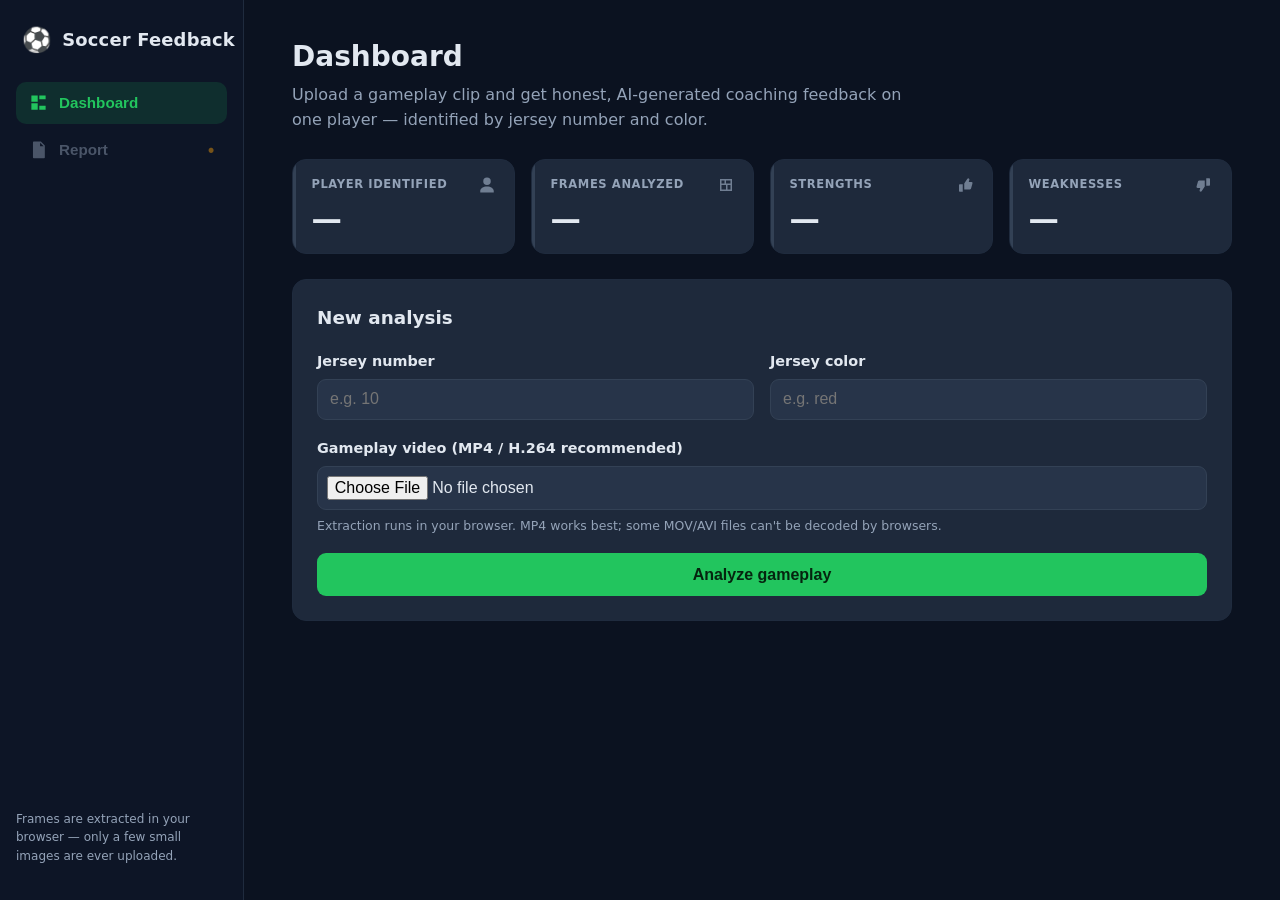
<file: public/index.html>
<!DOCTYPE html>
<html lang="en">
<head>
  <meta charset="UTF-8" />
  <meta name="viewport" content="width=device-width, initial-scale=1.0" />
  <title>Soccer Gameplay Feedback</title>
  <link rel="stylesheet" href="./styles.css" />
</head>
<body>
  <div class="app">
    <!-- Sidebar -->
    <aside class="sidebar">
      <div class="brand">
        <span class="brand-mark">⚽</span>
        <span class="brand-name">Soccer&nbsp;Feedback</span>
      </div>

      <nav class="nav">
        <button class="nav-item active" data-view="dashboard" id="nav-dashboard" type="button">
          <svg viewBox="0 0 24 24" aria-hidden="true"><path d="M3 3h8v8H3V3zm10 0h8v5h-8V3zM3 13h8v8H3v-8zm10 3h8v5h-8v-5z"/></svg>
          <span>Dashboard</span>
        </button>
        <button class="nav-item disabled" data-view="report" id="nav-report" type="button" disabled>
          <svg viewBox="0 0 24 24" aria-hidden="true"><path d="M6 2h9l5 5v15a1 1 0 0 1-1 1H6a1 1 0 0 1-1-1V3a1 1 0 0 1 1-1zm8 1.5V8h4.5L14 3.5zM8 12h8v1.5H8V12zm0 4h8v1.5H8V16zm0-8h4v1.5H8V8z"/></svg>
          <span>Report</span>
          <span class="lock" title="Runs after an analysis">•</span>
        </button>
      </nav>

      <div class="sidebar-foot">
        <p class="muted small">
          Frames are extracted in your browser — only a few small images are
          ever uploaded.
        </p>
      </div>
    </aside>

    <!-- Main -->
    <main class="main">
      <!-- ===== Dashboard view ===== -->
      <section id="view-dashboard" class="view">
        <header class="page-head">
          <h1>Dashboard</h1>
          <p class="subtitle">
            Upload a gameplay clip and get honest, AI-generated coaching feedback
            on one player — identified by jersey number and color.
          </p>
        </header>

        <div class="tiles">
          <div class="tile" id="tile-id">
            <div class="tile-top"><span class="tile-label">Player identified</span>
              <svg class="tile-ic" viewBox="0 0 24 24" aria-hidden="true"><path d="M12 12a5 5 0 1 0 0-10 5 5 0 0 0 0 10zm0 2c-5 0-9 2.5-9 6v2h18v-2c0-3.5-4-6-9-6z"/></svg>
            </div>
            <div class="tile-value" id="val-id">—</div>
          </div>
          <div class="tile" id="tile-frames">
            <div class="tile-top"><span class="tile-label">Frames analyzed</span>
              <svg class="tile-ic" viewBox="0 0 24 24" aria-hidden="true"><path d="M4 4h16v16H4V4zm2 2v4h4V6H6zm6 0v4h6V6h-6zM6 12v6h6v-6H6zm8 0v6h4v-6h-4z"/></svg>
            </div>
            <div class="tile-value" id="val-frames">—</div>
          </div>
          <div class="tile" id="tile-strengths">
            <div class="tile-top"><span class="tile-label">Strengths</span>
              <svg class="tile-ic" viewBox="0 0 24 24" aria-hidden="true"><path d="M9 21H5a1 1 0 0 1-1-1v-8a1 1 0 0 1 1-1h4v10zm2-11 4.2-6.3a1.5 1.5 0 0 1 2.7 1.1L17 8h3.5a1.5 1.5 0 0 1 1.45 1.9l-2 7A2 2 0 0 1 18 18h-7V10z"/></svg>
            </div>
            <div class="tile-value" id="val-strengths">—</div>
          </div>
          <div class="tile" id="tile-weaknesses">
            <div class="tile-top"><span class="tile-label">Weaknesses</span>
              <svg class="tile-ic" viewBox="0 0 24 24" aria-hidden="true"><path d="M15 3h4a1 1 0 0 1 1 1v8a1 1 0 0 1-1 1h-4V3zm-2 11-4.2 6.3a1.5 1.5 0 0 1-2.7-1.1L7 16H3.5a1.5 1.5 0 0 1-1.45-1.9l2-7A2 2 0 0 1 6 6h7v8z"/></svg>
            </div>
            <div class="tile-value" id="val-weaknesses">—</div>
          </div>
        </div>

        <form id="analyze-form" class="panel form-panel">
          <h2 class="panel-title">New analysis</h2>
          <div class="row">
            <div class="field">
              <label for="jersey_number">Jersey number</label>
              <input type="text" id="jersey_number" name="jersey_number"
                     placeholder="e.g. 10" required />
            </div>
            <div class="field">
              <label for="jersey_color">Jersey color</label>
              <input type="text" id="jersey_color" name="jersey_color"
                     placeholder="e.g. red" required />
            </div>
          </div>

          <div class="field">
            <label for="video">Gameplay video (MP4 / H.264 recommended)</label>
            <input type="file" id="video" name="video" accept="video/*" required />
            <span class="hint">
              Extraction runs in your browser. MP4 works best; some MOV/AVI files
              can't be decoded by browsers.
            </span>
          </div>

          <button type="submit" id="submit-btn">Analyze gameplay</button>

          <div id="loading" class="loading hidden">
            <div class="spinner"></div>
            <span id="loading-text">Working...</span>
          </div>
          <div id="error" class="error-box hidden"></div>
        </form>

        <section id="dash-highlights" class="hidden"></section>
      </section>

      <!-- ===== Report view ===== -->
      <section id="view-report" class="view hidden">
        <header class="page-head">
          <h1>Report</h1>
          <p class="subtitle" id="report-subtitle">
            Frame-by-frame breakdown, overall assessment, and coaching notes.
          </p>
        </header>

        <div id="report-empty" class="empty-state">
          <div class="empty-ic">📋</div>
          <p>No analysis yet.</p>
          <p class="muted">Run one from the <strong>Dashboard</strong> to see the full report here.</p>
        </div>

        <div id="report-content" class="results hidden"></div>
      </section>
    </main>
  </div>

  <script src="./main.js"></script>
</body>
</html>
</file>
<file: public/styles.css>
:root {
  --bg: #0b1220;
  --panel: #1e293b;
  --panel-2: #273449;
  --sidebar: #0d1526;
  --accent: #22c55e;
  --accent-hover: #16a34a;
  --accent-soft: rgba(34, 197, 94, 0.14);
  --danger: #ef4444;
  --warn: #f59e0b;
  --info: #38bdf8;
  --text: #e2e8f0;
  --text-muted: #94a3b8;
  --border: #334155;
  --border-soft: #1f2b3e;
  --radius: 14px;
  --shadow: 0 6px 20px rgba(0, 0, 0, 0.25);
}

* { box-sizing: border-box; }

html, body { height: 100%; }

body {
  margin: 0;
  background: var(--bg);
  color: var(--text);
  font-family: system-ui, -apple-system, "Segoe UI", Roboto, sans-serif;
  line-height: 1.55;
}

/* ---------- App shell ---------- */
.app {
  display: flex;
  min-height: 100vh;
}

/* ---------- Sidebar ---------- */
.sidebar {
  width: 244px;
  flex-shrink: 0;
  background: var(--sidebar);
  border-right: 1px solid var(--border-soft);
  padding: 1.4rem 1rem;
  display: flex;
  flex-direction: column;
  gap: 1.5rem;
  position: sticky;
  top: 0;
  height: 100vh;
}

.brand {
  display: flex;
  align-items: center;
  gap: 0.6rem;
  padding: 0.25rem 0.4rem;
  font-weight: 800;
  font-size: 1.12rem;
  letter-spacing: 0.2px;
}
.brand-mark { font-size: 1.5rem; line-height: 1; }

.nav {
  display: flex;
  flex-direction: column;
  gap: 0.35rem;
}
.nav-item {
  display: flex;
  align-items: center;
  gap: 0.7rem;
  width: 100%;
  background: transparent;
  color: var(--text-muted);
  border: none;
  border-radius: 10px;
  padding: 0.7rem 0.8rem;
  font-size: 0.95rem;
  font-weight: 600;
  cursor: pointer;
  transition: background 0.15s ease, color 0.15s ease;
  text-align: left;
}
.nav-item svg { width: 19px; height: 19px; fill: currentColor; flex-shrink: 0; }
.nav-item:hover:not(.disabled) { background: rgba(255, 255, 255, 0.04); color: var(--text); }
.nav-item.active {
  background: var(--accent-soft);
  color: var(--accent);
}
.nav-item.disabled { opacity: 0.45; cursor: not-allowed; }
.nav-item .lock { margin-left: auto; color: var(--warn); font-size: 1.1rem; line-height: 0; }
.nav-item.active .lock, .nav-item:not(.disabled) .lock { display: none; }

.sidebar-foot { margin-top: auto; }
.small { font-size: 0.75rem; }

/* ---------- Main ---------- */
.main {
  flex: 1;
  padding: 2.2rem clamp(1rem, 4vw, 3rem);
  max-width: 1100px;
  width: 100%;
}

.page-head { margin-bottom: 1.6rem; }
.page-head h1 { margin: 0 0 0.3rem; font-size: 1.75rem; }
.subtitle { color: var(--text-muted); margin: 0; max-width: 62ch; }

/* ---------- Tiles ---------- */
.tiles {
  display: grid;
  grid-template-columns: repeat(4, 1fr);
  gap: 1rem;
  margin-bottom: 1.6rem;
}
.tile {
  background: var(--panel);
  border: 1px solid var(--border-soft);
  border-radius: var(--radius);
  padding: 1.05rem 1.15rem;
  position: relative;
  overflow: hidden;
}
.tile::before {
  content: "";
  position: absolute;
  left: 0; top: 0; bottom: 0;
  width: 3px;
  background: var(--border);
}
.tile-good::before { background: var(--accent); }
.tile-warn::before { background: var(--warn); }
.tile-bad::before  { background: var(--danger); }
.tile-top {
  display: flex;
  align-items: center;
  justify-content: space-between;
  gap: 0.5rem;
  margin-bottom: 0.5rem;
}
.tile-label {
  font-size: 0.72rem;
  text-transform: uppercase;
  letter-spacing: 0.6px;
  color: var(--text-muted);
  font-weight: 700;
}
.tile-ic { width: 18px; height: 18px; fill: var(--text-muted); opacity: 0.7; }
.tile-value { font-size: 1.9rem; font-weight: 800; line-height: 1.1; }
.tile-good .tile-value { color: var(--accent); }
.tile-warn .tile-value { color: var(--warn); }
.tile-bad .tile-value  { color: var(--danger); }

/* ---------- Panels / form ---------- */
.panel {
  background: var(--panel);
  border: 1px solid var(--border-soft);
  border-radius: var(--radius);
  padding: 1.5rem;
}
.panel-title { margin: 0 0 1.1rem; font-size: 1.15rem; }

.row { display: flex; gap: 1rem; }
.row .field { flex: 1; }
.field { margin-bottom: 1.1rem; display: flex; flex-direction: column; }

label { font-size: 0.9rem; font-weight: 600; margin-bottom: 0.4rem; color: var(--text); }
.hint { font-size: 0.78rem; color: var(--text-muted); margin-top: 0.4rem; }

input[type="text"], input[type="file"] {
  background: var(--panel-2);
  border: 1px solid var(--border);
  border-radius: 9px;
  color: var(--text);
  padding: 0.65rem 0.75rem;
  font-size: 1rem;
}
input[type="text"]:focus { outline: none; border-color: var(--accent); }
input[type="file"] { padding: 0.55rem; }

button {
  background: var(--accent);
  color: #05240f;
  border: none;
  border-radius: 9px;
  padding: 0.78rem 1.25rem;
  font-size: 1rem;
  font-weight: 700;
  cursor: pointer;
  width: 100%;
  transition: background 0.15s ease;
}
button:hover:not(:disabled) { background: var(--accent-hover); }
button:disabled { opacity: 0.6; cursor: not-allowed; }

.ghost-btn {
  background: transparent;
  color: var(--accent);
  border: 1px solid var(--accent);
  width: auto;
  padding: 0.55rem 1rem;
  font-size: 0.9rem;
  margin-top: 1rem;
}
.ghost-btn:hover:not(:disabled) { background: var(--accent-soft); }

.hidden { display: none !important; }

/* ---------- Loading / error ---------- */
.loading {
  display: flex;
  align-items: center;
  gap: 0.85rem;
  margin-top: 1.2rem;
  color: var(--text-muted);
}
.spinner {
  width: 22px; height: 22px;
  border: 3px solid var(--border);
  border-top-color: var(--accent);
  border-radius: 50%;
  animation: spin 0.8s linear infinite;
  flex-shrink: 0;
}
@keyframes spin { to { transform: rotate(360deg); } }

.error-box {
  margin-top: 1.2rem;
  background: rgba(239, 68, 68, 0.12);
  border: 1px solid var(--danger);
  color: #fecaca;
  border-radius: 10px;
  padding: 1rem 1.15rem;
}
.warn-box {
  background: rgba(245, 158, 11, 0.12);
  border: 1px solid var(--warn);
  color: #fde68a;
  border-radius: 10px;
  padding: 1rem 1.15rem;
  margin-bottom: 1.4rem;
}

/* ---------- Dashboard highlights ---------- */
#dash-highlights { margin-top: 1.6rem; }
.highlight-panel h2 { margin: 0 0 0.7rem; font-size: 1.15rem; }
.highlight-panel p { margin: 0; color: var(--text); }

/* ---------- Report ---------- */
.results { display: flex; flex-direction: column; gap: 1.4rem; }
.result-section {
  background: var(--panel);
  border: 1px solid var(--border-soft);
  border-radius: var(--radius);
  padding: 1.3rem 1.5rem;
}
.result-section h2 { margin: 0 0 1rem; font-size: 1.18rem; }

/* Play-phase filter tabs */
.phase-tabs { display: flex; flex-wrap: wrap; gap: 0.5rem; margin-bottom: 0.4rem; }
.phase-tab {
  width: auto;
  background: var(--panel-2);
  color: var(--text-muted);
  border: 1px solid var(--border);
  border-radius: 999px;
  padding: 0.42rem 0.9rem;
  font-size: 0.85rem;
  font-weight: 600;
}
.phase-tab:hover:not(:disabled) { background: rgba(255, 255, 255, 0.05); color: var(--text); }
.phase-tab.active { background: var(--accent-soft); border-color: var(--accent); color: var(--accent); }
.phase-tab .count { opacity: 0.75; font-weight: 700; margin-left: 0.2rem; }
.phase-note { margin: 0 0 0.95rem; }
.filter-empty { margin: 0.6rem 0 0; }

/* Phase badge on each frame card */
.phase-badge {
  display: inline-block;
  margin-left: 0.55rem;
  padding: 0.06rem 0.5rem;
  border-radius: 999px;
  font-size: 0.66rem;
  font-weight: 700;
  letter-spacing: 0.3px;
  vertical-align: middle;
  border: 1px solid transparent;
  text-transform: none;
}
.phase-attacking  { background: rgba(249, 115, 22, 0.16); color: #fdba74; border-color: rgba(249, 115, 22, 0.4); }
.phase-defending  { background: rgba(56, 189, 248, 0.16); color: #7dd3fc; border-color: rgba(56, 189, 248, 0.4); }
.phase-transition { background: rgba(168, 85, 247, 0.16); color: #d8b4fe; border-color: rgba(168, 85, 247, 0.4); }
.phase-setpieces  { background: rgba(234, 179, 8, 0.16);  color: #fde047; border-color: rgba(234, 179, 8, 0.4); }
.phase-general    { background: rgba(148, 163, 184, 0.14); color: var(--text-muted); border-color: var(--border); }

.frame-item.filtered-out { display: none; }

.frame-list { display: flex; flex-direction: column; gap: 0.85rem; }
.frame-item {
  display: flex;
  gap: 1rem;
  background: var(--panel-2);
  border: 1px solid var(--border-soft);
  border-radius: 11px;
  padding: 0.8rem;
}
.frame-thumb {
  width: 150px;
  height: 90px;
  object-fit: cover;
  border-radius: 8px;
  flex-shrink: 0;
  background: #0a0f1a;
  border: 1px solid var(--border);
}
.frame-thumb--empty {
  display: flex;
  align-items: center;
  justify-content: center;
  color: var(--text-muted);
  font-size: 0.75rem;
}
.frame-body { display: flex; flex-direction: column; }
.frame-label {
  font-weight: 700;
  color: var(--accent);
  font-size: 0.82rem;
  margin-bottom: 0.3rem;
  letter-spacing: 0.3px;
}
.frame-body p { margin: 0; }

/* Strength / weakness / suggestion lists with colored markers */
ul.lined { list-style: none; margin: 0; padding: 0; display: flex; flex-direction: column; gap: 0.55rem; }
ul.lined li {
  position: relative;
  padding-left: 1.4rem;
}
ul.lined li::before {
  content: "";
  position: absolute;
  left: 0; top: 0.55em;
  width: 8px; height: 8px;
  border-radius: 50%;
  transform: translateY(-50%);
}
ul.lined.good li::before { background: var(--accent); }
ul.lined.bad li::before  { background: var(--danger); }
ul.lined.info li::before { background: var(--info); }

.muted { color: var(--text-muted); }

/* ---------- Empty state ---------- */
.empty-state {
  background: var(--panel);
  border: 1px dashed var(--border);
  border-radius: var(--radius);
  padding: 3rem 1.5rem;
  text-align: center;
}
.empty-state p { margin: 0.2rem 0; }
.empty-ic { font-size: 2.4rem; margin-bottom: 0.6rem; }

/* ---------- Responsive: collapse sidebar to top bar ---------- */
@media (max-width: 820px) {
  .app { flex-direction: column; }
  .sidebar {
    width: 100%;
    height: auto;
    position: sticky;
    top: 0;
    z-index: 10;
    flex-direction: row;
    align-items: center;
    gap: 0.75rem;
    padding: 0.7rem 1rem;
  }
  .nav { flex-direction: row; }
  .sidebar-foot { display: none; }
  .brand-name { display: none; }
  .main { padding: 1.5rem 1.1rem 3rem; }
  .tiles { grid-template-columns: repeat(2, 1fr); }
  .row { flex-direction: column; gap: 0; }
  .frame-thumb { width: 110px; height: 68px; }
}

@media (max-width: 460px) {
  .tiles { grid-template-columns: repeat(2, 1fr); gap: 0.7rem; }
  .frame-item { flex-direction: column; }
  .frame-thumb { width: 100%; height: 150px; }
}
</file>
